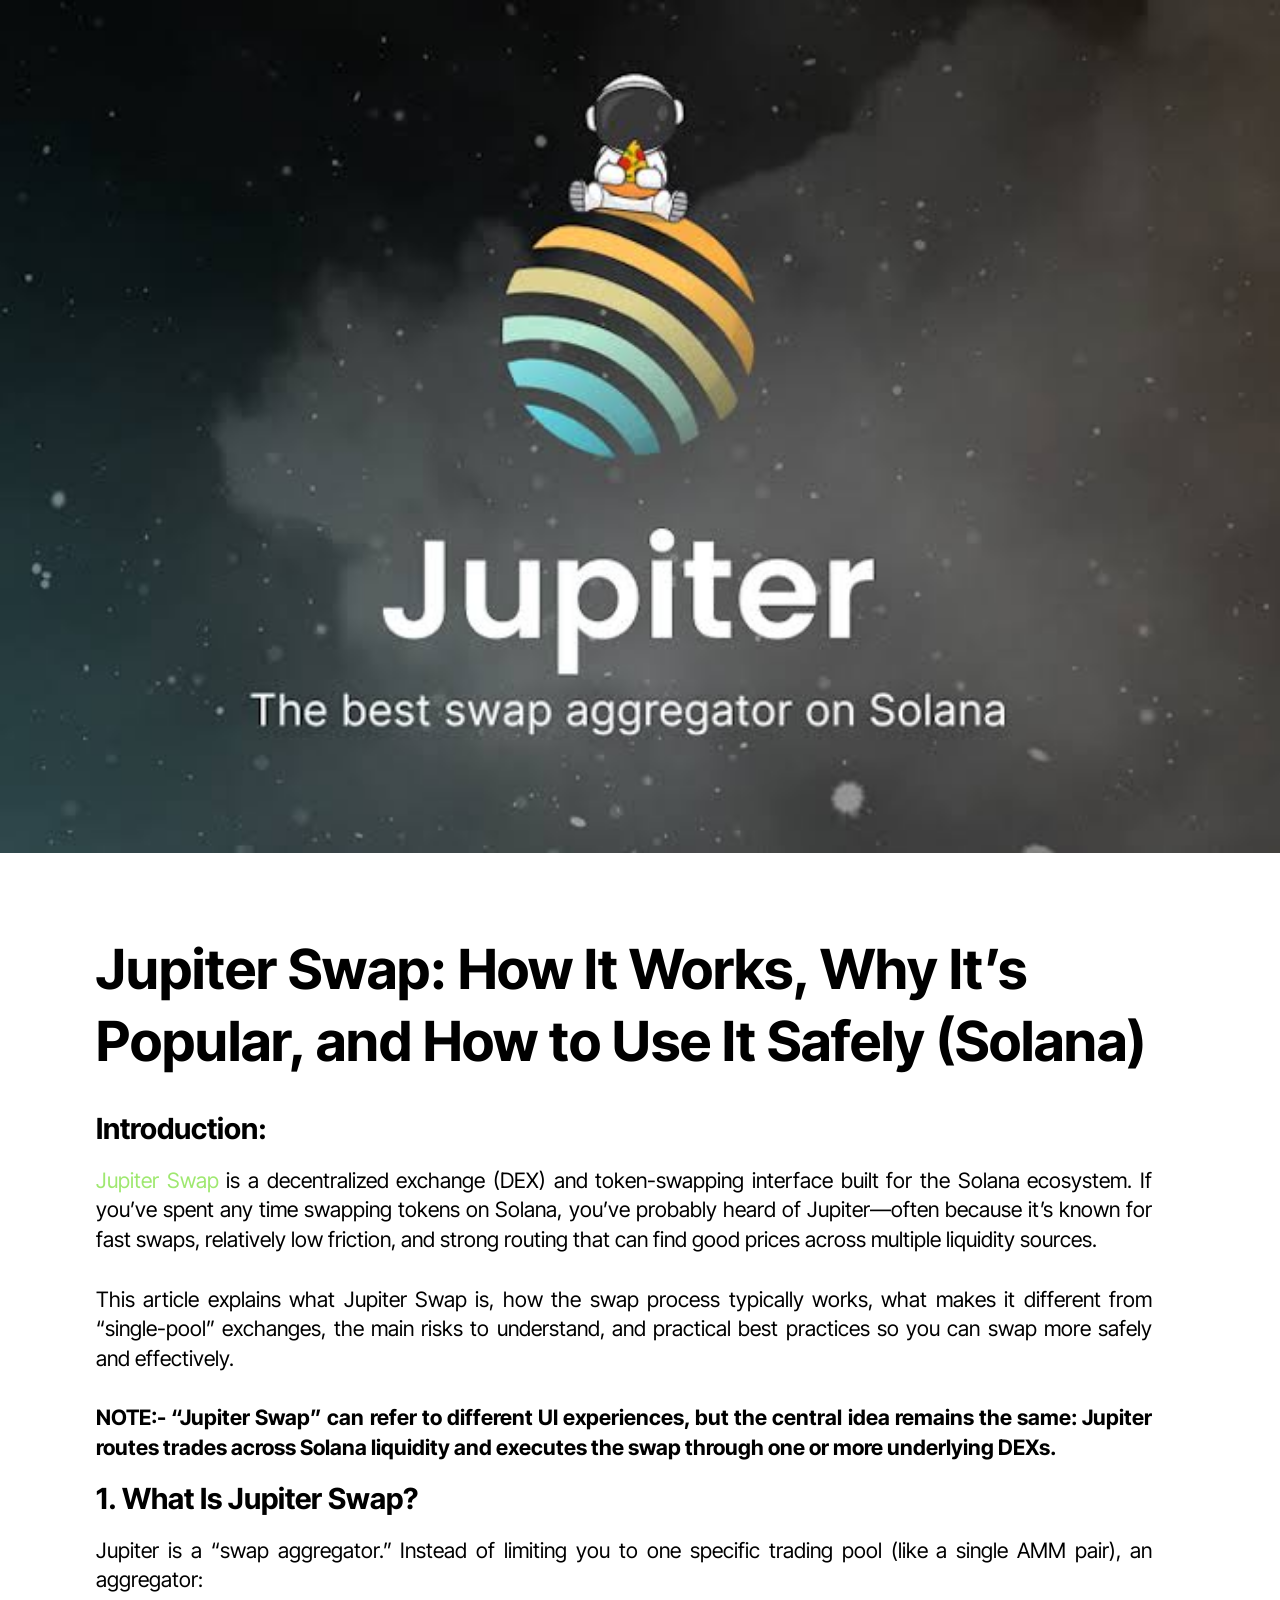
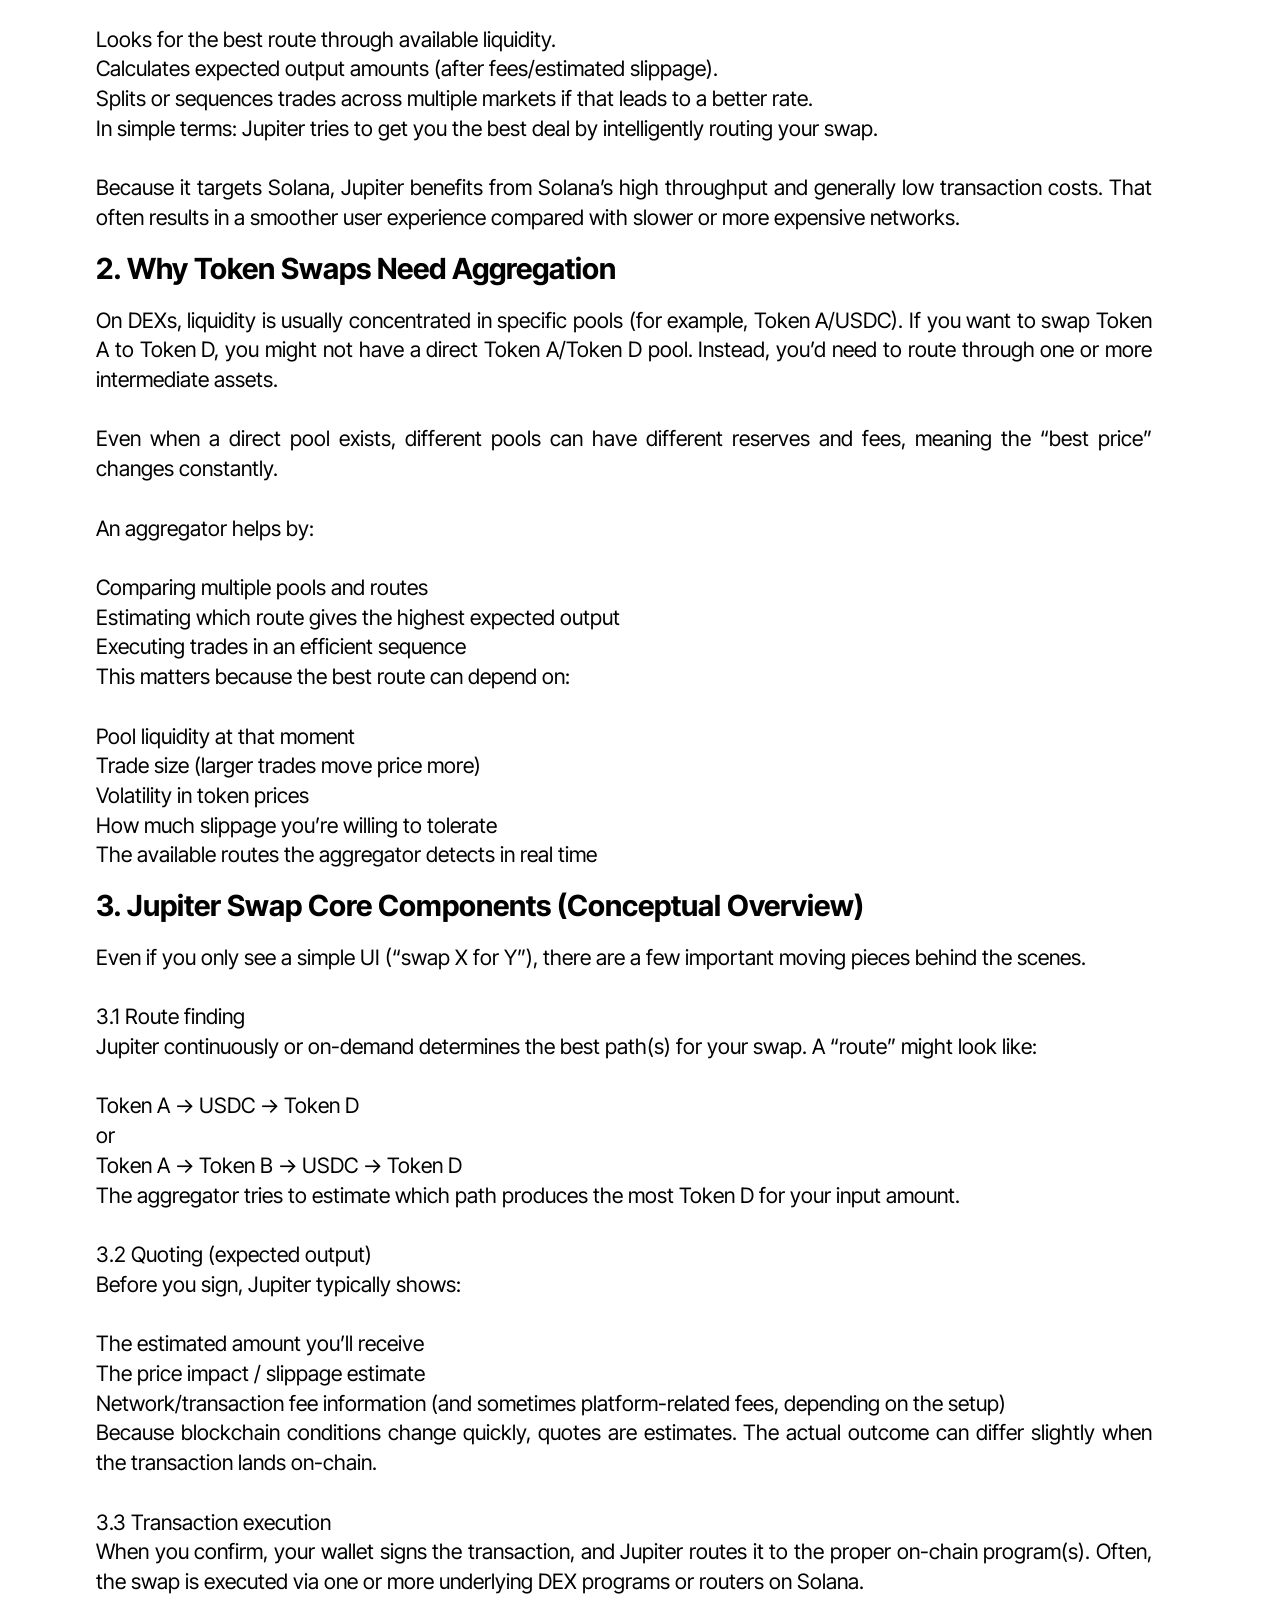
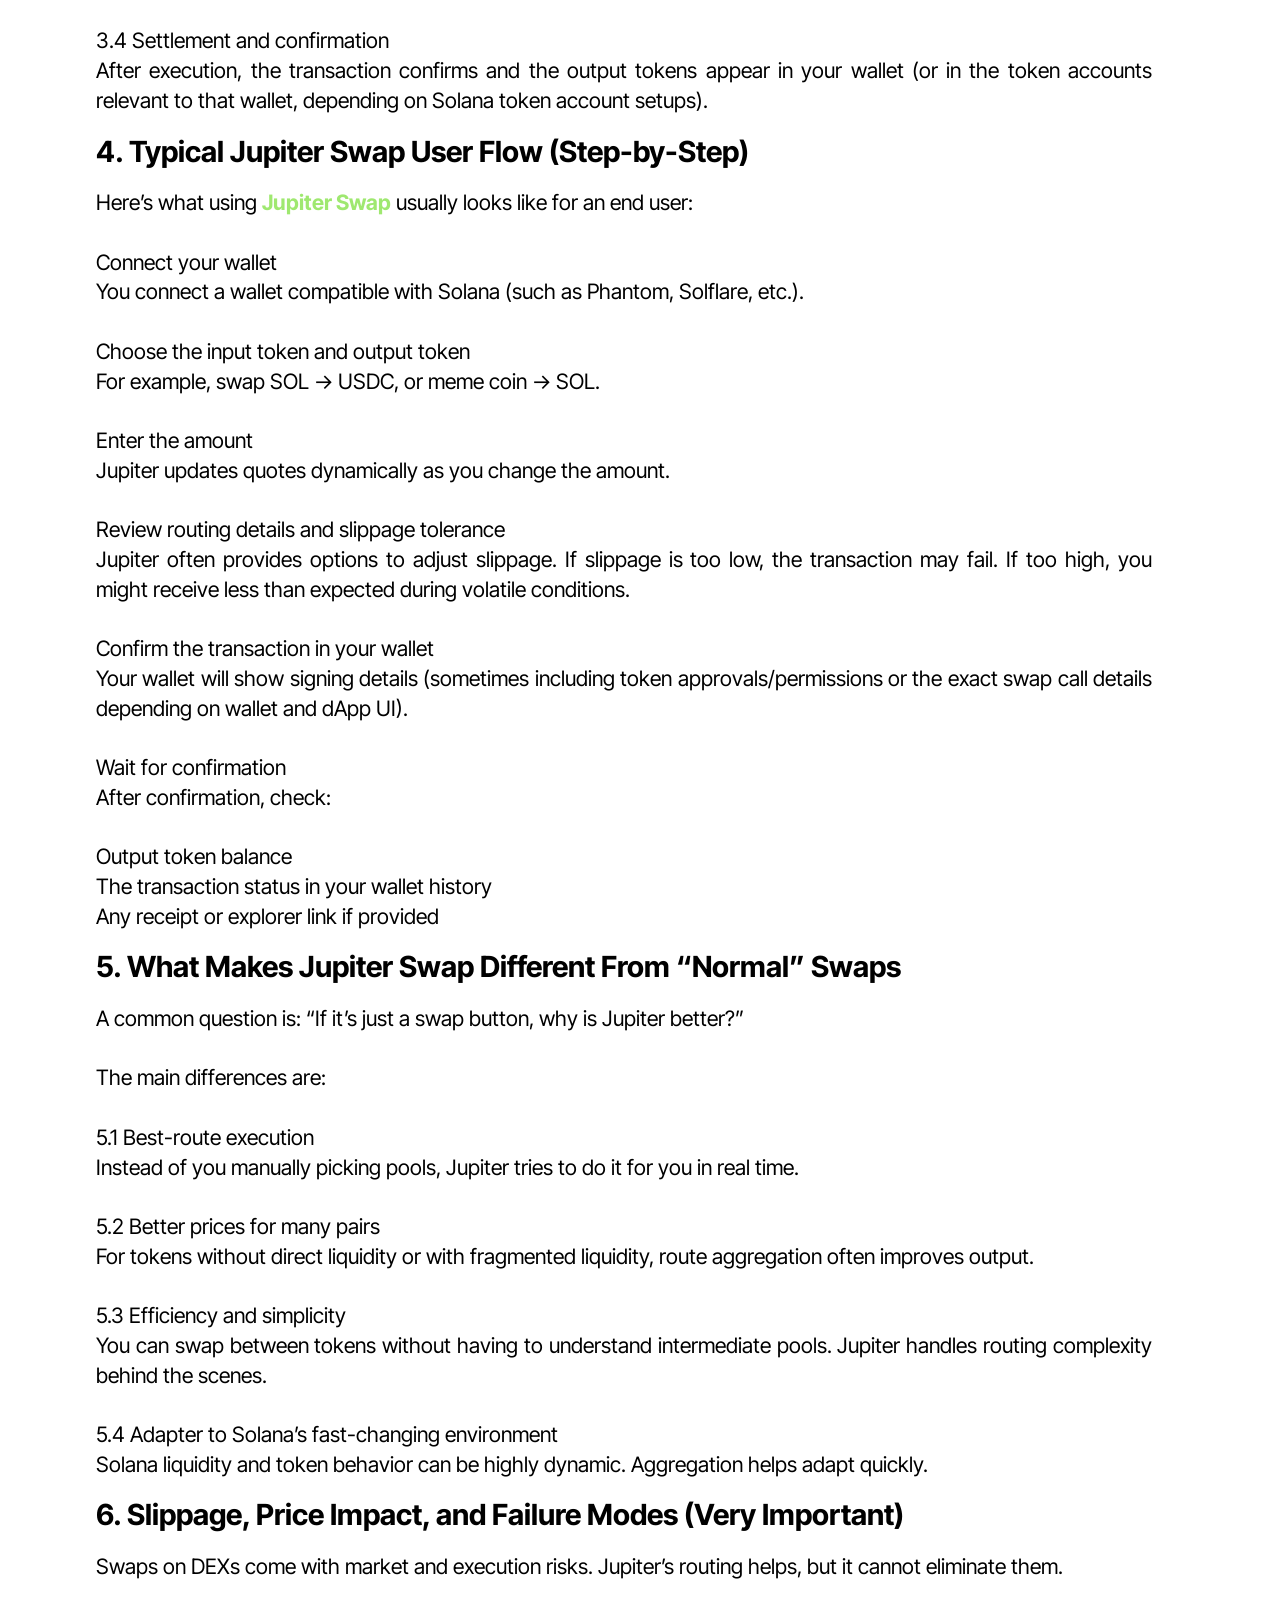
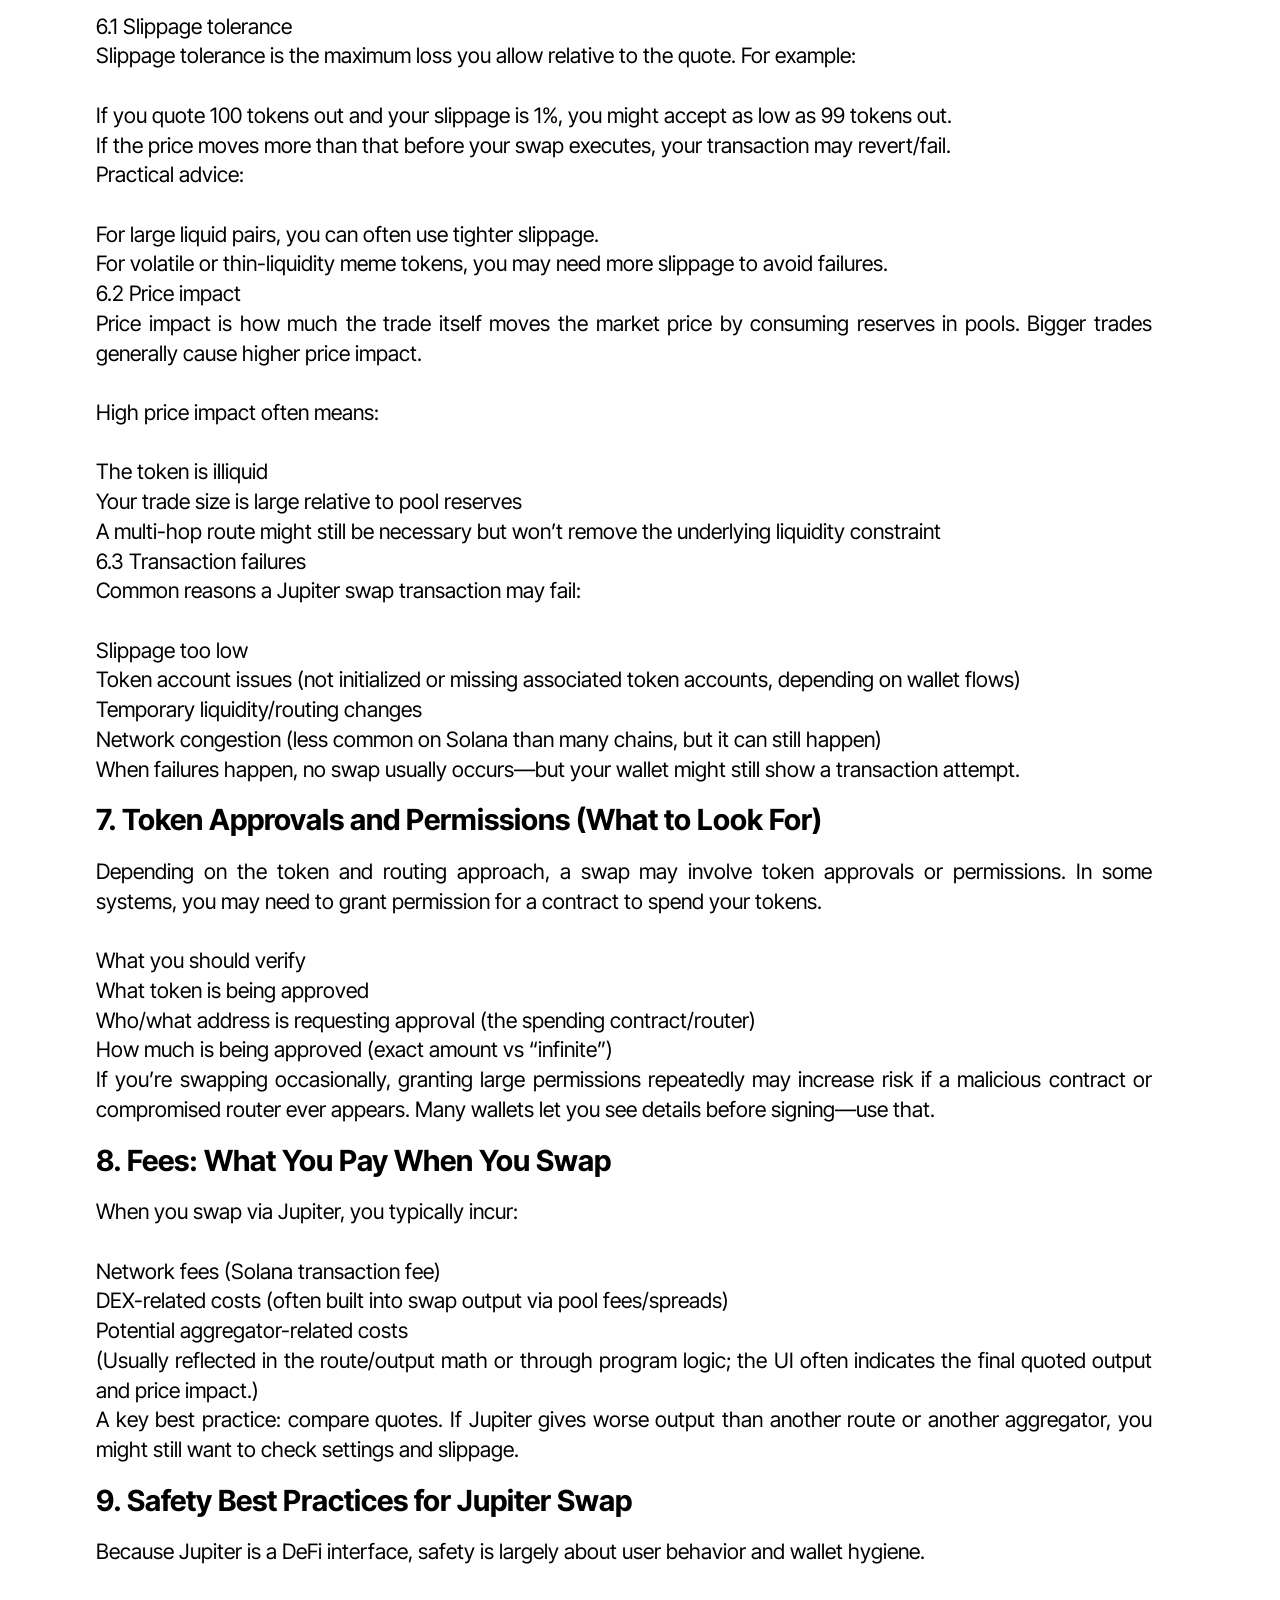
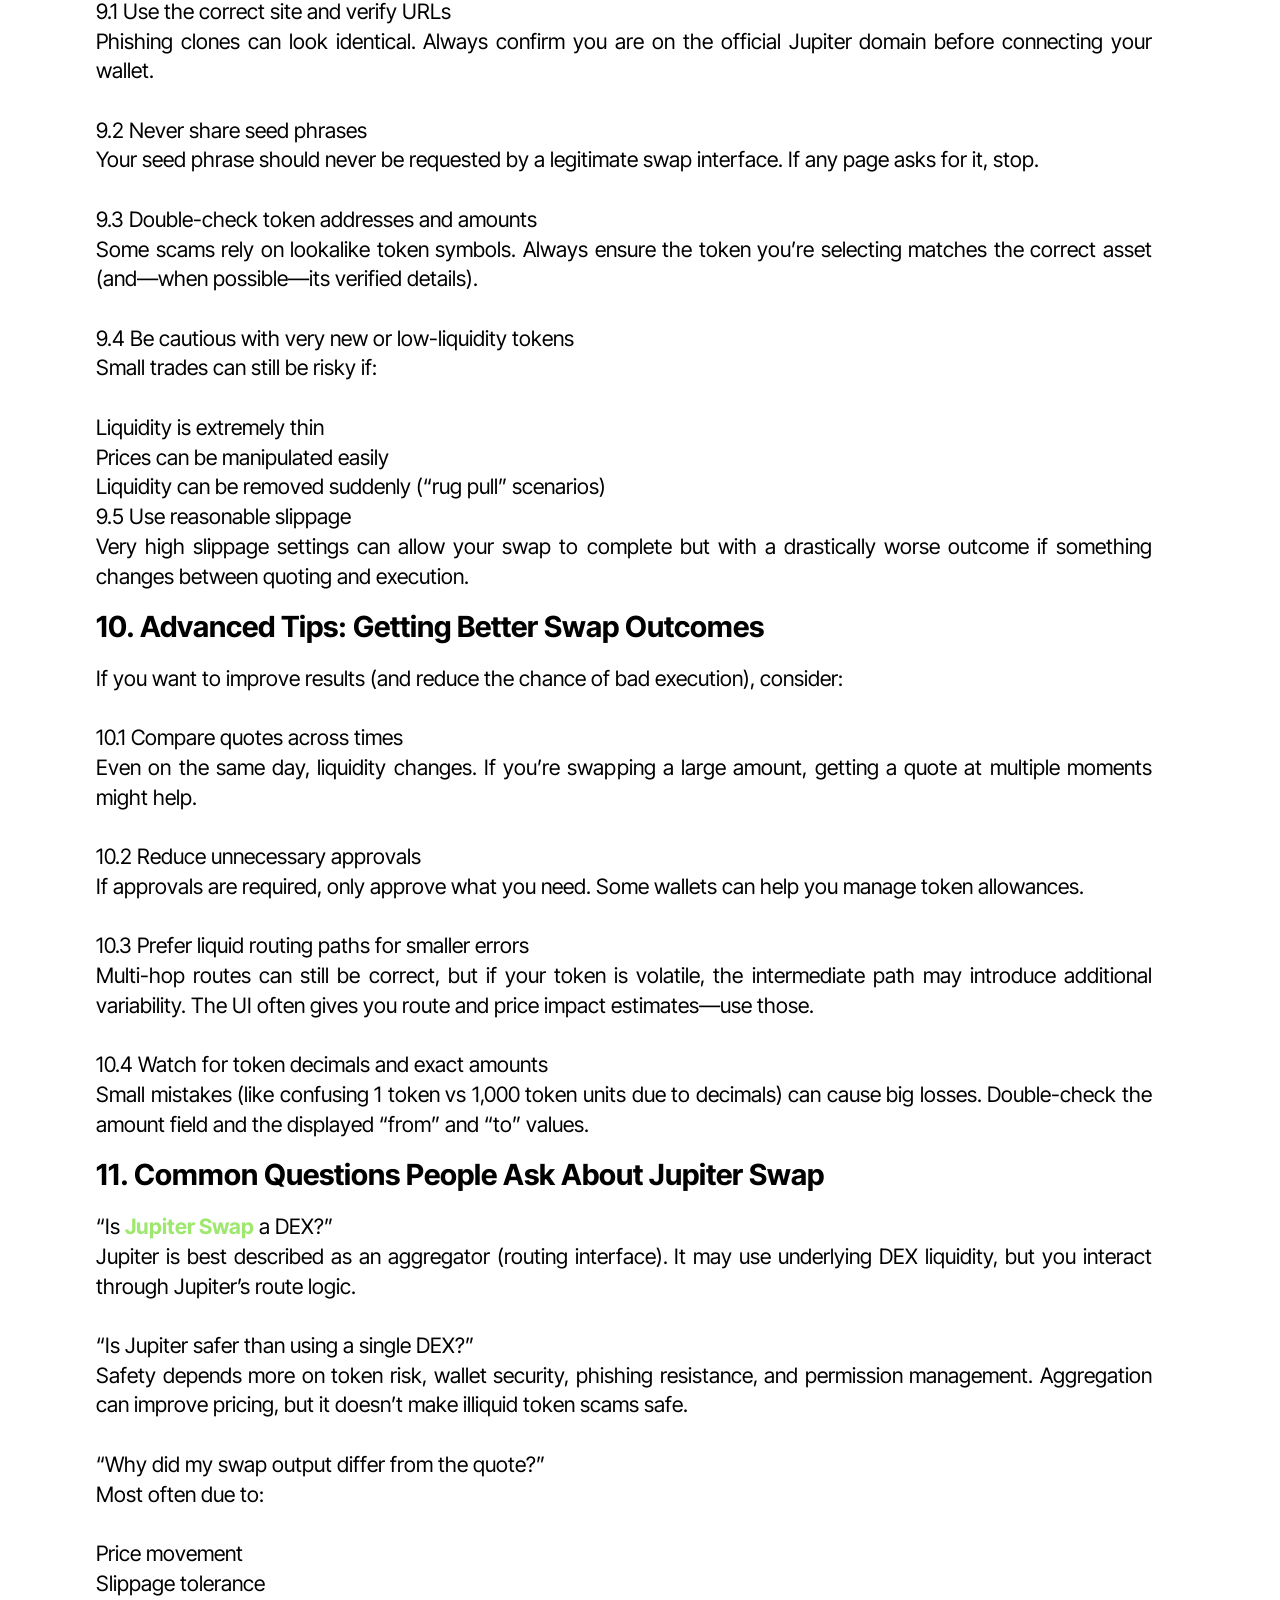
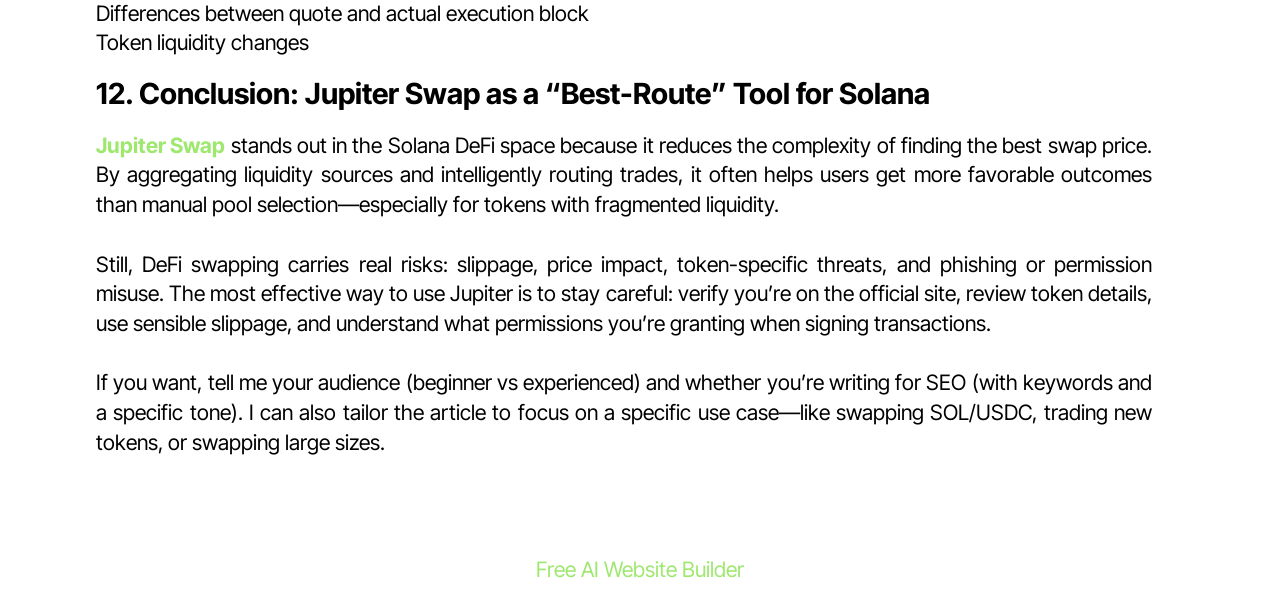
<file: index.html>
<!DOCTYPE html>
<html  >
<head>
  <!-- Site made with Mobirise Website Builder v6.1.12, https://mobirise.com -->
  <meta charset="UTF-8">
  <meta http-equiv="X-UA-Compatible" content="IE=edge">
  <meta name="generator" content="Mobirise v6.1.12, mobirise.com">
  <meta name="viewport" content="width=device-width, initial-scale=1, minimum-scale=1">
  <link rel="shortcut icon" href="assets/images/jupiter-96x96.png" type="image/x-icon">
  <meta name="description" content="Jupiter Swap is Solana\'s leading DEX aggregator — a routing engine that simultaneously checks prices across 50+ Solana DEXes to find the best execution path for any token swap.">
  
  
  <title>Jupiter Swap | The Home of Onchain Finance.</title>
  <link rel="stylesheet" href="assets/bootstrap/css/bootstrap.min.css">
  <link rel="stylesheet" href="assets/theme/css/style.css">
  <link rel="preload" href="https://fonts.googleapis.com/css?family=Inter+Tight:100,200,300,400,500,600,700,800,900,100i,200i,300i,400i,500i,600i,700i,800i,900i&display=swap" as="style" onload="this.onload=null;this.rel='stylesheet'">
  <noscript><link rel="stylesheet" href="https://fonts.googleapis.com/css?family=Inter+Tight:100,200,300,400,500,600,700,800,900,100i,200i,300i,400i,500i,600i,700i,800i,900i&display=swap"></noscript>
  <link rel="preload" as="style" href="assets/mobirise/css/mbr-additional.css?v=y2pjdQ"><link rel="stylesheet" href="assets/mobirise/css/mbr-additional.css?v=y2pjdQ" type="text/css">

  
  
  
</head>
<body>
  
  <section data-bs-version="5.1" class="image03 cid-vqb3e37gav" id="image04-0">
    

    <div class="image-block m-auto">
        <img src="assets/images/jupiter-1.jpg" alt="jupiter swap">
        
    </div>
</section>

<section data-bs-version="5.1" class="article07 cid-vqb3eixF0A" id="article07-1">
  

  
  
  <div class="container-fluid">
    <div class="row justify-content-center">
      <div class="card col-md-12 col-lg-12">
        <div class="card-wrapper">
          <h1 class="card-title mbr-fonts-style mbr-white mt-3 mb-4 display-2"><strong>Jupiter Swap: How It Works, Why It’s Popular, and How to Use It Safely (Solana)</strong></h1>
          <div class="row card-box align-left">
            <div class="item features-without-image col-12">
              <div class="item-wrapper">
                <h2 class="mbr-section-subtitle mbr-fonts-style mb-3 display-5">
                  <strong>Introduction:</strong></h2>
                <p class="mbr-text mbr-fonts-style display-7"><a href="https://jup.ag/" class="text-primary">Jupiter Swap</a> is a decentralized exchange (DEX) and token-swapping interface built for the Solana ecosystem. If you’ve spent any time swapping tokens on Solana, you’ve probably heard of Jupiter—often because it’s known for fast swaps, relatively low friction, and strong routing that can find good prices across multiple liquidity sources.<br><br>This article explains what Jupiter Swap is, how the swap process typically works, what makes it different from “single-pool” exchanges, the main risks to understand, and practical best practices so you can swap more safely and effectively.<br><br><strong>NOTE:-&nbsp;“Jupiter Swap” can refer to different UI experiences, but the central idea remains the same: Jupiter routes trades across Solana liquidity and executes the swap through one or more underlying DEXs.</strong></p>
              </div>
            </div>
            <div class="item features-without-image col-12">
              <div class="item-wrapper">
                <h2 class="mbr-section-subtitle mbr-fonts-style mb-3 display-5"><strong>1. What Is Jupiter Swap?</strong></h2>
                <p class="mbr-text mbr-fonts-style display-7">Jupiter is a “swap aggregator.” Instead of limiting you to one specific trading pool (like a single AMM pair), an aggregator:<br><br>Looks for the best route through available liquidity.<br>Calculates expected output amounts (after fees/estimated slippage).<br>Splits or sequences trades across multiple markets if that leads to a better rate.<br>In simple terms: Jupiter tries to get you the best deal by intelligently routing your swap.<br><br>Because it targets Solana, Jupiter benefits from Solana’s high throughput and generally low transaction costs. That often results in a smoother user experience compared with slower or more expensive networks.</p>
              </div>
            </div>
            <div class="item features-without-image col-12">
              <div class="item-wrapper">
                <h2 class="mbr-section-subtitle mbr-fonts-style mb-3 display-5"><strong>2. Why Token Swaps Need Aggregation</strong></h2>
                <p class="mbr-text mbr-fonts-style display-7">On DEXs, liquidity is usually concentrated in specific pools (for example, Token A/USDC). If you want to swap Token A to Token D, you might not have a direct Token A/Token D pool. Instead, you’d need to route through one or more intermediate assets.<br><br>Even when a direct pool exists, different pools can have different reserves and fees, meaning the “best price” changes constantly.<br><br>An aggregator helps by:<br><br>Comparing multiple pools and routes<br>Estimating which route gives the highest expected output<br>Executing trades in an efficient sequence<br>This matters because the best route can depend on:<br><br>Pool liquidity at that moment<br>Trade size (larger trades move price more)<br>Volatility in token prices<br>How much slippage you’re willing to tolerate<br>The available routes the aggregator detects in real time</p>
              </div>
            </div>
            <div class="item features-without-image col-12">
              <div class="item-wrapper">
                <h2 class="mbr-section-subtitle mbr-fonts-style mb-3 display-5"><strong>3. Jupiter Swap Core Components (Conceptual Overview)</strong></h2>
                <p class="mbr-text mbr-fonts-style display-7">Even if you only see a simple UI (“swap X for Y”), there are a few important moving pieces behind the scenes.<br><br>3.1 Route finding<br>Jupiter continuously or on-demand determines the best path(s) for your swap. A “route” might look like:<br><br>Token A → USDC → Token D<br>or<br>Token A → Token B → USDC → Token D<br>The aggregator tries to estimate which path produces the most Token D for your input amount.<br><br>3.2 Quoting (expected output)<br>Before you sign, Jupiter typically shows:<br><br>The estimated amount you’ll receive<br>The price impact / slippage estimate<br>Network/transaction fee information (and sometimes platform-related fees, depending on the setup)<br>Because blockchain conditions change quickly, quotes are estimates. The actual outcome can differ slightly when the transaction lands on-chain.<br><br>3.3 Transaction execution<br>When you confirm, your wallet signs the transaction, and Jupiter routes it to the proper on-chain program(s). Often, the swap is executed via one or more underlying DEX programs or routers on Solana.<br><br>3.4 Settlement and confirmation<br>After execution, the transaction confirms and the output tokens appear in your wallet (or in the token accounts relevant to that wallet, depending on Solana token account setups).</p>
              </div>
            </div><div class="item features-without-image col-12">
              <div class="item-wrapper">
                <h2 class="mbr-section-subtitle mbr-fonts-style mb-3 display-5"><strong>4. Typical Jupiter Swap User Flow (Step-by-Step)</strong></h2>
                <p class="mbr-text mbr-fonts-style display-7">Here’s what using <a href="https://jup.ag/" class="text-primary"><strong>Jupiter Swap</strong></a> usually looks like for an end user:<br><br>Connect your wallet<br>You connect a wallet compatible with Solana (such as Phantom, Solflare, etc.).<br><br>Choose the input token and output token<br>For example, swap SOL → USDC, or meme coin → SOL.<br><br>Enter the amount<br>Jupiter updates quotes dynamically as you change the amount.<br><br>Review routing details and slippage tolerance<br>Jupiter often provides options to adjust slippage. If slippage is too low, the transaction may fail. If too high, you might receive less than expected during volatile conditions.<br><br>Confirm the transaction in your wallet<br>Your wallet will show signing details (sometimes including token approvals/permissions or the exact swap call details depending on wallet and dApp UI).<br><br>Wait for confirmation<br>After confirmation, check:<br><br>Output token balance<br>The transaction status in your wallet history<br>Any receipt or explorer link if provided</p>
              </div>
            </div><div class="item features-without-image col-12">
              <div class="item-wrapper">
                <h2 class="mbr-section-subtitle mbr-fonts-style mb-3 display-5"><strong>5. What Makes Jupiter Swap Different From “Normal” Swaps</strong></h2>
                <p class="mbr-text mbr-fonts-style display-7">A common question is: “If it’s just a swap button, why is Jupiter better?”<br><br>The main differences are:<br><br>5.1 Best-route execution<br>Instead of you manually picking pools, Jupiter tries to do it for you in real time.<br><br>5.2 Better prices for many pairs<br>For tokens without direct liquidity or with fragmented liquidity, route aggregation often improves output.<br><br>5.3 Efficiency and simplicity<br>You can swap between tokens without having to understand intermediate pools. Jupiter handles routing complexity behind the scenes.<br><br>5.4 Adapter to Solana’s fast-changing environment<br>Solana liquidity and token behavior can be highly dynamic. Aggregation helps adapt quickly.</p>
              </div>
            </div><div class="item features-without-image col-12">
              <div class="item-wrapper">
                <h2 class="mbr-section-subtitle mbr-fonts-style mb-3 display-5"><strong>6. Slippage, Price Impact, and Failure Modes (Very Important)</strong></h2>
                <p class="mbr-text mbr-fonts-style display-7">Swaps on DEXs come with market and execution risks. Jupiter’s routing helps, but it cannot eliminate them.<br><br>6.1 Slippage tolerance<br>Slippage tolerance is the maximum loss you allow relative to the quote. For example:<br><br>If you quote 100 tokens out and your slippage is 1%, you might accept as low as 99 tokens out.<br>If the price moves more than that before your swap executes, your transaction may revert/fail.<br>Practical advice:<br><br>For large liquid pairs, you can often use tighter slippage.<br>For volatile or thin-liquidity meme tokens, you may need more slippage to avoid failures.<br>6.2 Price impact<br>Price impact is how much the trade itself moves the market price by consuming reserves in pools. Bigger trades generally cause higher price impact.<br><br>High price impact often means:<br><br>The token is illiquid<br>Your trade size is large relative to pool reserves<br>A multi-hop route might still be necessary but won’t remove the underlying liquidity constraint<br>6.3 Transaction failures<br>Common reasons a Jupiter swap transaction may fail:<br><br>Slippage too low<br>Token account issues (not initialized or missing associated token accounts, depending on wallet flows)<br>Temporary liquidity/routing changes<br>Network congestion (less common on Solana than many chains, but it can still happen)<br>When failures happen, no swap usually occurs—but your wallet might still show a transaction attempt.</p>
              </div>
            </div><div class="item features-without-image col-12">
              <div class="item-wrapper">
                <h2 class="mbr-section-subtitle mbr-fonts-style mb-3 display-5"><strong>7. Token Approvals and Permissions (What to Look For)</strong></h2>
                <p class="mbr-text mbr-fonts-style display-7">Depending on the token and routing approach, a swap may involve token approvals or permissions. In some systems, you may need to grant permission for a contract to spend your tokens.<br><br>What you should verify<br>What token is being approved<br>Who/what address is requesting approval (the spending contract/router)<br>How much is being approved (exact amount vs “infinite”)<br>If you’re swapping occasionally, granting large permissions repeatedly may increase risk if a malicious contract or compromised router ever appears. Many wallets let you see details before signing—use that.</p>
              </div>
            </div><div class="item features-without-image col-12">
              <div class="item-wrapper">
                <h2 class="mbr-section-subtitle mbr-fonts-style mb-3 display-5"><strong>8. Fees: What You Pay When You Swap</strong></h2>
                <p class="mbr-text mbr-fonts-style display-7">When you swap via Jupiter, you typically incur:<br><br>Network fees (Solana transaction fee)<br>DEX-related costs (often built into swap output via pool fees/spreads)<br>Potential aggregator-related costs<br>(Usually reflected in the route/output math or through program logic; the UI often indicates the final quoted output and price impact.)<br>A key best practice: compare quotes. If Jupiter gives worse output than another route or another aggregator, you might still want to check settings and slippage.</p>
              </div>
            </div><div class="item features-without-image col-12">
              <div class="item-wrapper">
                <h2 class="mbr-section-subtitle mbr-fonts-style mb-3 display-5"><strong>9. Safety Best Practices for Jupiter Swap</strong></h2>
                <p class="mbr-text mbr-fonts-style display-7">Because Jupiter is a DeFi interface, safety is largely about user behavior and wallet hygiene.<br><br>9.1 Use the correct site and verify URLs<br>Phishing clones can look identical. Always confirm you are on the official Jupiter domain before connecting your wallet.<br><br>9.2 Never share seed phrases<br>Your seed phrase should never be requested by a legitimate swap interface. If any page asks for it, stop.<br><br>9.3 Double-check token addresses and amounts<br>Some scams rely on lookalike token symbols. Always ensure the token you’re selecting matches the correct asset (and—when possible—its verified details).<br><br>9.4 Be cautious with very new or low-liquidity tokens<br>Small trades can still be risky if:<br><br>Liquidity is extremely thin<br>Prices can be manipulated easily<br>Liquidity can be removed suddenly (“rug pull” scenarios)<br>9.5 Use reasonable slippage<br>Very high slippage settings can allow your swap to complete but with a drastically worse outcome if something changes between quoting and execution.</p>
              </div>
            </div><div class="item features-without-image col-12">
              <div class="item-wrapper">
                <h2 class="mbr-section-subtitle mbr-fonts-style mb-3 display-5"><strong>10. Advanced Tips: Getting Better Swap Outcomes</strong></h2>
                <p class="mbr-text mbr-fonts-style display-7">If you want to improve results (and reduce the chance of bad execution), consider:<br><br>10.1 Compare quotes across times<br>Even on the same day, liquidity changes. If you’re swapping a large amount, getting a quote at multiple moments might help.<br><br>10.2 Reduce unnecessary approvals<br>If approvals are required, only approve what you need. Some wallets can help you manage token allowances.<br><br>10.3 Prefer liquid routing paths for smaller errors<br>Multi-hop routes can still be correct, but if your token is volatile, the intermediate path may introduce additional variability. The UI often gives you route and price impact estimates—use those.<br><br>10.4 Watch for token decimals and exact amounts<br>Small mistakes (like confusing 1 token vs 1,000 token units due to decimals) can cause big losses. Double-check the amount field and the displayed “from” and “to” values.</p>
              </div>
            </div><div class="item features-without-image col-12">
              <div class="item-wrapper">
                <h2 class="mbr-section-subtitle mbr-fonts-style mb-3 display-5"><strong>11. Common Questions People Ask About Jupiter Swap</strong></h2>
                <p class="mbr-text mbr-fonts-style display-7">“Is <a href="https://jup.ag/" class="text-primary"><strong>Jupiter Swap</strong></a> a DEX?”<br>Jupiter is best described as an aggregator (routing interface). It may use underlying DEX liquidity, but you interact through Jupiter’s route logic.<br><br>“Is Jupiter safer than using a single DEX?”<br>Safety depends more on token risk, wallet security, phishing resistance, and permission management. Aggregation can improve pricing, but it doesn’t make illiquid token scams safe.<br><br>“Why did my swap output differ from the quote?”<br>Most often due to:<br><br>Price movement<br>Slippage tolerance<br>Differences between quote and actual execution block<br>Token liquidity changes</p>
              </div>
            </div><div class="item features-without-image col-12">
              <div class="item-wrapper">
                <h2 class="mbr-section-subtitle mbr-fonts-style mb-3 display-5"><strong>12. Conclusion: Jupiter Swap as a “Best-Route” Tool for Solana</strong></h2>
                <p class="mbr-text mbr-fonts-style display-7"><a href="https://jup.ag/" class="text-primary"><strong>Jupiter Swap</strong></a> stands out in the Solana DeFi space because it reduces the complexity of finding the best swap price. By aggregating liquidity sources and intelligently routing trades, it often helps users get more favorable outcomes than manual pool selection—especially for tokens with fragmented liquidity.<br><br>Still, DeFi swapping carries real risks: slippage, price impact, token-specific threats, and phishing or permission misuse. The most effective way to use Jupiter is to stay careful: verify you’re on the official site, review token details, use sensible slippage, and understand what permissions you’re granting when signing transactions.<br><br>If you want, tell me your audience (beginner vs experienced) and whether you’re writing for SEO (with keywords and a specific tone). I can also tailor the article to focus on a specific use case—like swapping SOL/USDC, trading new tokens, or swapping large sizes.</p>
              </div>
            </div>
          </div>
          
        </div>
      </div>
    </div>
  </div>
</section><section class="display-7" style="padding: 0;align-items: center;justify-content: center;flex-wrap: wrap;    align-content: center;display: flex;position: relative;height: 4rem;"><a href="https://mobiri.se/" style="flex: 1 1;height: 4rem;position: absolute;width: 100%;z-index: 1;"><img alt="" style="height: 4rem;" src="[data-uri]"></a><p style="margin: 0;text-align: center;" class="display-7">&#8204;</p><a style="z-index:1" href="https://mobirise.com/builder/ai-website-builder.html">Free AI Website Builder</a></section><script src="assets/bootstrap/js/bootstrap.bundle.min.js"></script>  <script src="assets/smoothscroll/smooth-scroll.js"></script>  <script src="assets/ytplayer/index.js"></script>  <script src="assets/theme/js/script.js"></script>  
  
  
</body>
</html>
</file>
<file: assets/theme/css/style.css>
@charset "UTF-8";
section {
  background-color: #ffffff;
}

body {
  font-style: normal;
  line-height: 1.5;
  font-weight: 400;
  color: #232323;
  position: relative;
}

button {
  background-color: transparent;
  border-color: transparent;
}

.embla__button,
.carousel-control {
  background-color: #edefea !important;
  opacity: 0.8 !important;
  color: #464845 !important;
  border-color: #edefea !important;
}

.carousel .close,
.modalWindow .close {
  background-color: #edefea !important;
  color: #464845 !important;
  border-color: #edefea !important;
  opacity: 0.8 !important;
}

.carousel .close:hover,
.modalWindow .close:hover {
  opacity: 1 !important;
}

.carousel-indicators li {
  background-color: #edefea !important;
  border: 2px solid #464845 !important;
}

.carousel-indicators li:hover,
.carousel-indicators li:active {
  opacity: 0.8 !important;
}

.embla__button:hover,
.carousel-control:hover {
  background-color: #edefea !important;
  opacity: 1 !important;
}

.modalWindow-video-container {
  height: 80%;
}

section,
.container,
.container-fluid {
  position: relative;
  word-wrap: break-word;
}

a.mbr-iconfont:hover {
  text-decoration: none;
}

.article .lead p,
.article .lead ul,
.article .lead ol,
.article .lead pre,
.article .lead blockquote {
  margin-bottom: 0;
}

a {
  font-style: normal;
  font-weight: 400;
  cursor: pointer;
}
a, a:hover {
  text-decoration: none;
}

.mbr-section-title {
  font-style: normal;
  line-height: 1.3;
}

.mbr-section-subtitle {
  line-height: 1.3;
}

.mbr-text {
  font-style: normal;
  line-height: 1.7;
}

h1,
h2,
h3,
h4,
h5,
h6,
.display-1,
.display-2,
.display-4,
.display-5,
.display-7,
span,
p,
a {
  line-height: 1;
  word-break: break-word;
  word-wrap: break-word;
  font-weight: 400;
}

b,
strong {
  font-weight: bold;
}

input:-webkit-autofill, input:-webkit-autofill:hover, input:-webkit-autofill:focus, input:-webkit-autofill:active {
  transition-delay: 9999s;
  -webkit-transition-property: background-color, color;
  transition-property: background-color, color;
}

textarea[type=hidden] {
  display: none;
}

section {
  background-position: 50% 50%;
  background-repeat: no-repeat;
  background-size: cover;
}
section .mbr-background-video,
section .mbr-background-video-preview {
  position: absolute;
  bottom: 0;
  left: 0;
  right: 0;
  top: 0;
}

.hidden {
  visibility: hidden;
}

.mbr-z-index20 {
  z-index: 20;
}

/*! Base colors */
.mbr-white {
  color: #ffffff;
}

.mbr-black {
  color: #111111;
}

.mbr-bg-white {
  background-color: #ffffff;
}

.mbr-bg-black {
  background-color: #000000;
}

/*! Text-aligns */
.align-left {
  text-align: left;
}

.align-center {
  text-align: center;
}

.align-right {
  text-align: right;
}

/*! Font-weight  */
.mbr-light {
  font-weight: 300;
}

.mbr-regular {
  font-weight: 400;
}

.mbr-semibold {
  font-weight: 500;
}

.mbr-bold {
  font-weight: 700;
}

/*! Media  */
.media-content {
  flex-basis: 100%;
}

.media-container-row {
  display: flex;
  flex-direction: row;
  flex-wrap: wrap;
  justify-content: center;
  align-content: center;
  align-items: start;
}
.media-container-row .media-size-item {
  width: 400px;
}

.media-container-column {
  display: flex;
  flex-direction: column;
  flex-wrap: wrap;
  justify-content: center;
  align-content: center;
  align-items: stretch;
}
.media-container-column > * {
  width: 100%;
}

@media (min-width: 992px) {
  .media-container-row {
    flex-wrap: nowrap;
  }
}
figure {
  margin-bottom: 0;
  overflow: hidden;
}

figure[mbr-media-size] {
  transition: width 0.1s;
}

img,
iframe {
  display: block;
  width: 100%;
}

.card {
  background-color: transparent;
  border: none;
}

.card-box {
  width: 100%;
}

.card-img {
  text-align: center;
  flex-shrink: 0;
  -webkit-flex-shrink: 0;
}

.media {
  max-width: 100%;
  margin: 0 auto;
}

.mbr-figure {
  align-self: center;
}

.media-container > div {
  max-width: 100%;
}

.mbr-figure img,
.card-img img {
  width: 100%;
}

@media (max-width: 991px) {
  .media-size-item {
    width: auto !important;
  }
  .media {
    width: auto;
  }
  .mbr-figure {
    width: 100% !important;
  }
}
/*! Buttons */
.mbr-section-btn {
  margin-left: -0.6rem;
  margin-right: -0.6rem;
  font-size: 0;
}

.btn {
  font-weight: 600;
  border-width: 1px;
  font-style: normal;
  margin: 0.6rem 0.6rem;
  white-space: normal;
  transition: all 0.2s ease-in-out;
  display: inline-flex;
  align-items: center;
  justify-content: center;
  word-break: break-word;
}

.btn-sm {
  font-weight: 600;
  letter-spacing: 0px;
  transition: all 0.3s ease-in-out;
}

.btn-md {
  font-weight: 600;
  letter-spacing: 0px;
  transition: all 0.3s ease-in-out;
}

.btn-lg {
  font-weight: 600;
  letter-spacing: 0px;
  transition: all 0.3s ease-in-out;
}

.btn-form {
  margin: 0;
}
.btn-form:hover {
  cursor: pointer;
}

nav .mbr-section-btn {
  margin-left: 0rem;
  margin-right: 0rem;
}

/*! Btn icon margin */
.btn .mbr-iconfont,
.btn.btn-sm .mbr-iconfont {
  order: 1;
  cursor: pointer;
  margin-left: 0.5rem;
  vertical-align: sub;
}

.btn.btn-md .mbr-iconfont,
.btn.btn-md .mbr-iconfont {
  margin-left: 0.8rem;
}

.mbr-regular {
  font-weight: 400;
}

.mbr-semibold {
  font-weight: 500;
}

.mbr-bold {
  font-weight: 700;
}

[type=submit] {
  -webkit-appearance: none;
}

/*! Full-screen */
.mbr-fullscreen .mbr-overlay {
  min-height: 100vh;
}

.mbr-fullscreen {
  display: flex;
  display: -moz-flex;
  display: -ms-flex;
  display: -o-flex;
  align-items: center;
  min-height: 100vh;
  padding-top: 3rem;
  padding-bottom: 3rem;
}

/*! Map */
.map {
  height: 25rem;
  position: relative;
}
.map iframe {
  width: 100%;
  height: 100%;
}

/*! Scroll to top arrow */
.mbr-arrow-up {
  bottom: 25px;
  right: 90px;
  position: fixed;
  text-align: right;
  z-index: 5000;
  color: #ffffff;
  font-size: 22px;
}

.mbr-arrow-up a {
  background: rgba(0, 0, 0, 0.2);
  border-radius: 50%;
  color: #fff;
  display: inline-block;
  height: 60px;
  width: 60px;
  border: 2px solid #fff;
  outline-style: none !important;
  position: relative;
  text-decoration: none;
  transition: all 0.3s ease-in-out;
  cursor: pointer;
  text-align: center;
}
.mbr-arrow-up a:hover {
  background-color: rgba(0, 0, 0, 0.4);
}
.mbr-arrow-up a i {
  line-height: 60px;
}

.mbr-arrow-up-icon {
  display: block;
  color: #fff;
}

.mbr-arrow-up-icon::before {
  content: "›";
  display: inline-block;
  font-family: serif;
  font-size: 22px;
  line-height: 1;
  font-style: normal;
  position: relative;
  top: 6px;
  left: -4px;
  transform: rotate(-90deg);
}

/*! Arrow Down */
.mbr-arrow {
  position: absolute;
  bottom: 45px;
  left: 50%;
  width: 60px;
  height: 60px;
  cursor: pointer;
  background-color: rgba(80, 80, 80, 0.5);
  border-radius: 50%;
  transform: translateX(-50%);
}
@media (max-width: 767px) {
  .mbr-arrow {
    display: none;
  }
}
.mbr-arrow > a {
  display: inline-block;
  text-decoration: none;
  outline-style: none;
  animation: arrowdown 1.7s ease-in-out infinite;
  color: #ffffff;
}
.mbr-arrow > a > i {
  position: absolute;
  top: -2px;
  left: 15px;
  font-size: 2rem;
}

#scrollToTop a i::before {
  content: "";
  position: absolute;
  display: block;
  border-bottom: 2.5px solid #fff;
  border-left: 2.5px solid #fff;
  width: 27.8%;
  height: 27.8%;
  left: 50%;
  top: 51%;
  transform: translateY(-30%) translateX(-50%) rotate(135deg);
}

@keyframes arrowdown {
  0% {
    transform: translateY(0px);
  }
  50% {
    transform: translateY(-5px);
  }
  100% {
    transform: translateY(0px);
  }
}
@media (max-width: 500px) {
  .mbr-arrow-up {
    left: 0;
    right: 0;
    text-align: center;
  }
}
/*Gradients animation*/
@keyframes gradient-animation {
  from {
    background-position: 0% 100%;
    animation-timing-function: ease-in-out;
  }
  to {
    background-position: 100% 0%;
    animation-timing-function: ease-in-out;
  }
}
.bg-gradient {
  background-size: 200% 200%;
  animation: gradient-animation 5s infinite alternate;
  -webkit-animation: gradient-animation 5s infinite alternate;
}

.menu .navbar-brand {
  display: -webkit-flex;
}
.menu .navbar-brand span {
  display: flex;
  display: -webkit-flex;
}
.menu .navbar-brand .navbar-caption-wrap {
  display: -webkit-flex;
}
.menu .navbar-brand .navbar-logo img {
  display: -webkit-flex;
  width: auto;
}
@media (min-width: 768px) and (max-width: 991px) {
  .menu .navbar-toggleable-sm .navbar-nav {
    display: -ms-flexbox;
  }
}
@media (max-width: 991px) {
  .menu .navbar-collapse {
    max-height: 93.5vh;
  }
  .menu .navbar-collapse.show {
    overflow: auto;
  }
}
@media (min-width: 992px) {
  .menu .navbar-nav.nav-dropdown {
    display: -webkit-flex;
  }
  .menu .navbar-toggleable-sm .navbar-collapse {
    display: -webkit-flex !important;
  }
  .menu .collapsed .navbar-collapse {
    max-height: 93.5vh;
  }
  .menu .collapsed .navbar-collapse.show {
    overflow: auto;
  }
}
@media (max-width: 767px) {
  .menu .navbar-collapse {
    max-height: 80vh;
  }
}

.nav-link .mbr-iconfont {
  margin-right: 0.5rem;
}

.navbar {
  display: -webkit-flex;
  -webkit-flex-wrap: wrap;
  -webkit-align-items: center;
  -webkit-justify-content: space-between;
}

.navbar-collapse {
  -webkit-flex-basis: 100%;
  -webkit-flex-grow: 1;
  -webkit-align-items: center;
}

.nav-dropdown .link {
  padding: 0.667em 1.667em !important;
  margin: 0 !important;
}

.nav {
  display: -webkit-flex;
  -webkit-flex-wrap: wrap;
}

.row {
  display: -webkit-flex;
  -webkit-flex-wrap: wrap;
}

.justify-content-center {
  -webkit-justify-content: center;
}

.form-inline {
  display: -webkit-flex;
}

.card-wrapper {
  -webkit-flex: 1;
}

.carousel-control {
  z-index: 10;
  display: -webkit-flex;
}

.carousel-controls {
  display: -webkit-flex;
}

.media {
  display: -webkit-flex;
}

.form-group:focus {
  outline: none;
}

.jq-selectbox__select {
  padding: 7px 0;
  position: relative;
}

.jq-selectbox__dropdown {
  overflow: hidden;
  border-radius: 10px;
  position: absolute;
  top: 100%;
  left: 0 !important;
  width: 100% !important;
}

.jq-selectbox__trigger-arrow {
  right: 0;
  transform: translateY(-50%);
}

.jq-selectbox li {
  padding: 1.07em 0.5em;
}

input[type=range] {
  padding-left: 0 !important;
  padding-right: 0 !important;
}

.modal-dialog,
.modal-content {
  height: 100%;
}

.modal-dialog .carousel-inner {
  height: calc(100vh - 1.75rem);
}
@media (max-width: 575px) {
  .modal-dialog .carousel-inner {
    height: calc(100vh - 1rem);
  }
}

.carousel-item {
  text-align: center;
}

.carousel-item img {
  margin: auto;
}

.navbar-toggler {
  align-self: flex-start;
  padding: 0.25rem 0.75rem;
  font-size: 1.25rem;
  line-height: 1;
  background: transparent;
  border: 1px solid transparent;
  border-radius: 0.25rem;
}

.navbar-toggler:focus,
.navbar-toggler:hover {
  text-decoration: none;
  box-shadow: none;
}

.navbar-toggler-icon {
  display: inline-block;
  width: 1.5em;
  height: 1.5em;
  vertical-align: middle;
  content: "";
  background: no-repeat center center;
  background-size: 100% 100%;
}

.navbar-toggler-left {
  position: absolute;
  left: 1rem;
}

.navbar-toggler-right {
  position: absolute;
  right: 1rem;
}

.card-img {
  width: auto;
}

.menu .navbar.collapsed:not(.beta-menu) {
  flex-direction: column;
}

.carousel-item.active,
.carousel-item-next,
.carousel-item-prev {
  display: flex;
}

.note-air-layout .dropup .dropdown-menu,
.note-air-layout .navbar-fixed-bottom .dropdown .dropdown-menu {
  bottom: initial !important;
}

html,
body {
  height: auto;
  min-height: 100vh;
}

.dropup .dropdown-toggle::after {
  display: none;
}

.form-asterisk {
  font-family: initial;
  position: absolute;
  top: -2px;
  font-weight: normal;
}

.form-control-label {
  position: relative;
  cursor: pointer;
  margin-bottom: 0.357em;
  padding: 0;
}

.alert {
  color: #ffffff;
  border-radius: 0;
  border: 0;
  font-size: 1.1rem;
  line-height: 1.5;
  margin-bottom: 1.875rem;
  padding: 1.25rem;
  position: relative;
  text-align: center;
}
.alert.alert-form::after {
  background-color: inherit;
  bottom: -7px;
  content: "";
  display: block;
  height: 14px;
  left: 50%;
  margin-left: -7px;
  position: absolute;
  transform: rotate(45deg);
  width: 14px;
}

.form-control {
  background-color: #ffffff;
  background-clip: border-box;
  color: #232323;
  line-height: 1rem !important;
  height: auto;
  padding: 1.2rem 2rem;
  transition: border-color 0.25s ease 0s;
  border: 1px solid transparent !important;
  border-radius: 4px;
  box-shadow: rgba(0, 0, 0, 0.07) 0px 1px 1px 0px, rgba(0, 0, 0, 0.07) 0px 1px 3px 0px, rgba(0, 0, 0, 0.03) 0px 0px 0px 1px;
}
.form-active .form-control:invalid {
  border-color: red;
}

.row > * {
  padding-right: 1rem;
  padding-left: 1rem;
}

form .row {
  margin-left: -0.6rem;
  margin-right: -0.6rem;
}
form .row [class*=col] {
  padding-left: 0.6rem;
  padding-right: 0.6rem;
}

form .mbr-section-btn {
  padding-left: 0.6rem;
  padding-right: 0.6rem;
}

form .form-check-input {
  margin-top: 0.5;
}

textarea.form-control {
  line-height: 1.5rem !important;
}

.form-group {
  margin-bottom: 1.2rem;
}

.form-control,
form .btn {
  min-height: 48px;
}

.gdpr-block label span.textGDPR input[name=gdpr] {
  top: 7px;
}

.form-control:focus {
  box-shadow: none;
}

:focus {
  outline: none;
}

.mbr-overlay {
  background-color: #000;
  bottom: 0;
  left: 0;
  opacity: 0.5;
  position: absolute;
  right: 0;
  top: 0;
  z-index: 0;
  pointer-events: none;
}

blockquote {
  font-style: italic;
  padding: 3rem;
  font-size: 1.09rem;
  position: relative;
  border-left: 3px solid;
}

ul,
ol,
pre,
blockquote {
  margin-bottom: 2.3125rem;
}

.mt-4 {
  margin-top: 2rem !important;
}

.mb-4 {
  margin-bottom: 2rem !important;
}

.container,
.container-fluid {
  padding-left: 16px;
  padding-right: 16px;
}

.row {
  margin-left: -16px;
  margin-right: -16px;
}
.row > [class*=col] {
  padding-left: 16px;
  padding-right: 16px;
}

@media (min-width: 992px) {
  .container-fluid {
    padding-left: 32px;
    padding-right: 32px;
  }
}
@media (max-width: 991px) {
  .mbr-container {
    padding-left: 16px;
    padding-right: 16px;
  }
}
.app-video-wrapper > img {
  opacity: 1;
}

.app-video-wrapper {
  background: transparent;
}

.item {
  position: relative;
}

.dropdown-menu .dropdown-menu {
  left: 100%;
}

.dropdown-item + .dropdown-menu {
  display: none;
}

.dropdown-item:hover + .dropdown-menu,
.dropdown-menu:hover {
  display: block;
}

@media (min-aspect-ratio: 16/9) {
  .mbr-video-foreground {
    height: 300% !important;
    top: -100% !important;
  }
}
@media (max-aspect-ratio: 16/9) {
  .mbr-video-foreground {
    width: 300% !important;
    left: -100% !important;
  }
}.engine {
	position: absolute;
	text-indent: -2400px;
	text-align: center;
	padding: 0;
	top: 0;
	left: -2400px;
}
</file>
<file: assets/mobirise/css/mbr-additional.css>
.btn {
  border-width: 2px;
}
img,
.card-wrap,
.card-wrapper,
.video-wrapper,
.mbr-figure iframe,
.google-map iframe,
.slide-content,
.plan,
.card,
.item-wrapper,
.item-wrapper .mbr-overlay {
  border-radius: 2rem !important;
}
.video-wrapper {
  overflow: hidden;
}
body {
  font-family: Inter Tight;
}
.display-1 {
  font-family: 'Inter Tight', sans-serif;
  font-size: 5rem;
  line-height: 1;
}
.display-1 > .mbr-iconfont {
  font-size: 6.25rem;
}
.display-2 {
  font-family: 'Inter Tight', sans-serif;
  font-size: 4rem;
  line-height: 1;
}
.display-2 > .mbr-iconfont {
  font-size: 5rem;
}
.display-4 {
  font-family: 'Inter Tight', sans-serif;
  font-size: 1.4rem;
  line-height: 1.5;
}
.display-4 > .mbr-iconfont {
  font-size: 1.75rem;
}
.display-5 {
  font-family: 'Inter Tight', sans-serif;
  font-size: 2rem;
  line-height: 1.5;
}
.display-5 > .mbr-iconfont {
  font-size: 2.5rem;
}
.display-7 {
  font-family: 'Inter Tight', sans-serif;
  font-size: 1.4rem;
  line-height: 1.3;
}
.display-7 > .mbr-iconfont {
  font-size: 1.75rem;
}
/* ---- Fluid typography for mobile devices ---- */
/* 1.4 - font scale ratio ( bootstrap == 1.42857 ) */
/* 100vw - current viewport width */
/* (48 - 20)  48 == 48rem == 768px, 20 == 20rem == 320px(minimal supported viewport) */
/* 0.65 - min scale variable, may vary */
@media (max-width: 992px) {
  .display-1 {
    font-size: 4rem;
  }
}
@media (max-width: 768px) {
  .display-1 {
    font-size: 3.5rem;
    font-size: calc( 2.4rem + (5 - 2.4) * ((100vw - 20rem) / (48 - 20)));
    line-height: calc( 1.1 * (2.4rem + (5 - 2.4) * ((100vw - 20rem) / (48 - 20))));
  }
  .display-2 {
    font-size: 3.2rem;
    font-size: calc( 2.05rem + (4 - 2.05) * ((100vw - 20rem) / (48 - 20)));
    line-height: calc( 1.3 * (2.05rem + (4 - 2.05) * ((100vw - 20rem) / (48 - 20))));
  }
  .display-4 {
    font-size: 1.12rem;
    font-size: calc( 1.14rem + (1.4 - 1.14) * ((100vw - 20rem) / (48 - 20)));
    line-height: calc( 1.4 * (1.14rem + (1.4 - 1.14) * ((100vw - 20rem) / (48 - 20))));
  }
  .display-5 {
    font-size: 1.6rem;
    font-size: calc( 1.35rem + (2 - 1.35) * ((100vw - 20rem) / (48 - 20)));
    line-height: calc( 1.4 * (1.35rem + (2 - 1.35) * ((100vw - 20rem) / (48 - 20))));
  }
  .display-7 {
    font-size: 1.12rem;
    font-size: calc( 1.14rem + (1.4 - 1.14) * ((100vw - 20rem) / (48 - 20)));
    line-height: calc( 1.4 * (1.14rem + (1.4 - 1.14) * ((100vw - 20rem) / (48 - 20))));
  }
}
@media (min-width: 992px) and (max-width: 1400px) {
  .display-1 {
    font-size: 3.5rem;
    font-size: calc( 2.4rem + (5 - 2.4) * ((100vw - 62rem) / (87 - 62)));
    line-height: calc( 1.1 * (2.4rem + (5 - 2.4) * ((100vw - 62rem) / (87 - 62))));
  }
  .display-2 {
    font-size: 3.2rem;
    font-size: calc( 2.05rem + (4 - 2.05) * ((100vw - 62rem) / (87 - 62)));
    line-height: calc( 1.3 * (2.05rem + (4 - 2.05) * ((100vw - 62rem) / (87 - 62))));
  }
  .display-4 {
    font-size: 1.12rem;
    font-size: calc( 1.14rem + (1.4 - 1.14) * ((100vw - 62rem) / (87 - 62)));
    line-height: calc( 1.4 * (1.14rem + (1.4 - 1.14) * ((100vw - 62rem) / (87 - 62))));
  }
  .display-5 {
    font-size: 1.6rem;
    font-size: calc( 1.35rem + (2 - 1.35) * ((100vw - 62rem) / (87 - 62)));
    line-height: calc( 1.4 * (1.35rem + (2 - 1.35) * ((100vw - 62rem) / (87 - 62))));
  }
  .display-7 {
    font-size: 1.12rem;
    font-size: calc( 1.14rem + (1.4 - 1.14) * ((100vw - 62rem) / (87 - 62)));
    line-height: calc( 1.4 * (1.14rem + (1.4 - 1.14) * ((100vw - 62rem) / (87 - 62))));
  }
}
/* Buttons */
.btn {
  padding: 1.25rem 2rem;
  border-radius: 4px;
}
@media (max-width: 767px) {
  .btn {
    padding: 0.75rem 1.5rem;
  }
}
.btn-sm {
  padding: 0.6rem 1.2rem;
  border-radius: 4px;
}
.btn-md {
  padding: 0.6rem 1.2rem;
  border-radius: 4px;
}
.btn-lg {
  padding: 1.25rem 2rem;
  border-radius: 4px;
}
.bg-primary {
  background-color: #9fe870 !important;
}
.bg-success {
  background-color: #3a341c !important;
}
.bg-info {
  background-color: #320707 !important;
}
.bg-warning {
  background-color: #a0e2e1 !important;
}
.bg-danger {
  background-color: #ffea64 !important;
}
.btn-primary,
.btn-primary:active {
  background-color: #9fe870 !important;
  border-color: #9fe870 !important;
  color: #264d0c !important;
  box-shadow: none;
}
.btn-primary:hover,
.btn-primary:focus,
.btn-primary.focus,
.btn-primary.active {
  color: inherit;
  background-color: #bcef9c !important;
  border-color: #bcef9c !important;
  box-shadow: none;
}
.btn-primary.disabled,
.btn-primary:disabled {
  color: #264d0c !important;
  background-color: #bcef9c !important;
  border-color: #bcef9c !important;
}
.btn-secondary,
.btn-secondary:active {
  background-color: #ffd7ef !important;
  border-color: #ffd7ef !important;
  color: #d70081 !important;
  box-shadow: none;
}
.btn-secondary:hover,
.btn-secondary:focus,
.btn-secondary.focus,
.btn-secondary.active {
  color: inherit;
  background-color: #ffffff !important;
  border-color: #ffffff !important;
  box-shadow: none;
}
.btn-secondary.disabled,
.btn-secondary:disabled {
  color: #d70081 !important;
  background-color: #ffffff !important;
  border-color: #ffffff !important;
}
.btn-info,
.btn-info:active {
  background-color: #320707 !important;
  border-color: #320707 !important;
  color: #ffffff !important;
  box-shadow: none;
}
.btn-info:hover,
.btn-info:focus,
.btn-info.focus,
.btn-info.active {
  color: inherit;
  background-color: #5f0d0d !important;
  border-color: #5f0d0d !important;
  box-shadow: none;
}
.btn-info.disabled,
.btn-info:disabled {
  color: #ffffff !important;
  background-color: #5f0d0d !important;
  border-color: #5f0d0d !important;
}
.btn-success,
.btn-success:active {
  background-color: #3a341c !important;
  border-color: #3a341c !important;
  color: #ffffff !important;
  box-shadow: none;
}
.btn-success:hover,
.btn-success:focus,
.btn-success.focus,
.btn-success.active {
  color: inherit;
  background-color: #5c532d !important;
  border-color: #5c532d !important;
  box-shadow: none;
}
.btn-success.disabled,
.btn-success:disabled {
  color: #ffffff !important;
  background-color: #5c532d !important;
  border-color: #5c532d !important;
}
.btn-warning,
.btn-warning:active {
  background-color: #a0e2e1 !important;
  border-color: #a0e2e1 !important;
  color: #1f6463 !important;
  box-shadow: none;
}
.btn-warning:hover,
.btn-warning:focus,
.btn-warning.focus,
.btn-warning.active {
  color: inherit;
  background-color: #c7eeed !important;
  border-color: #c7eeed !important;
  box-shadow: none;
}
.btn-warning.disabled,
.btn-warning:disabled {
  color: #1f6463 !important;
  background-color: #c7eeed !important;
  border-color: #c7eeed !important;
}
.btn-danger,
.btn-danger:active {
  background-color: #ffea64 !important;
  border-color: #ffea64 !important;
  color: #645600 !important;
  box-shadow: none;
}
.btn-danger:hover,
.btn-danger:focus,
.btn-danger.focus,
.btn-danger.active {
  color: inherit;
  background-color: #fff197 !important;
  border-color: #fff197 !important;
  box-shadow: none;
}
.btn-danger.disabled,
.btn-danger:disabled {
  color: #645600 !important;
  background-color: #fff197 !important;
  border-color: #fff197 !important;
}
.btn-white,
.btn-white:active {
  background-color: #eff0ec !important;
  border-color: #eff0ec !important;
  color: #757b62 !important;
  box-shadow: none;
}
.btn-white:hover,
.btn-white:focus,
.btn-white.focus,
.btn-white.active {
  color: inherit;
  background-color: #ffffff !important;
  border-color: #ffffff !important;
  box-shadow: none;
}
.btn-white.disabled,
.btn-white:disabled {
  color: #757b62 !important;
  background-color: #ffffff !important;
  border-color: #ffffff !important;
}
.btn-black,
.btn-black:active {
  background-color: #232323 !important;
  border-color: #232323 !important;
  color: #ffffff !important;
  box-shadow: none;
}
.btn-black:hover,
.btn-black:focus,
.btn-black.focus,
.btn-black.active {
  color: inherit;
  background-color: #3d3d3d !important;
  border-color: #3d3d3d !important;
  box-shadow: none;
}
.btn-black.disabled,
.btn-black:disabled {
  color: #ffffff !important;
  background-color: #3d3d3d !important;
  border-color: #3d3d3d !important;
}
.btn-primary-outline,
.btn-primary-outline:active {
  background-color: transparent !important;
  border-color: #9fe870;
  color: #9fe870;
}
.btn-primary-outline:hover,
.btn-primary-outline:focus,
.btn-primary-outline.focus,
.btn-primary-outline.active {
  color: #6ddc25 !important;
  background-color: transparent !important;
  border-color: #6ddc25 !important;
  box-shadow: none !important;
}
.btn-primary-outline.disabled,
.btn-primary-outline:disabled {
  color: #264d0c !important;
  background-color: #9fe870 !important;
  border-color: #9fe870 !important;
}
.btn-secondary-outline,
.btn-secondary-outline:active {
  background-color: transparent !important;
  border-color: #ffd7ef;
  color: #ffd7ef;
}
.btn-secondary-outline:hover,
.btn-secondary-outline:focus,
.btn-secondary-outline.focus,
.btn-secondary-outline.active {
  color: #ff80cc !important;
  background-color: transparent !important;
  border-color: #ff80cc !important;
  box-shadow: none !important;
}
.btn-secondary-outline.disabled,
.btn-secondary-outline:disabled {
  color: #d70081 !important;
  background-color: #ffd7ef !important;
  border-color: #ffd7ef !important;
}
.btn-info-outline,
.btn-info-outline:active {
  background-color: transparent !important;
  border-color: #320707;
  color: #320707;
}
.btn-info-outline:hover,
.btn-info-outline:focus,
.btn-info-outline.focus,
.btn-info-outline.active {
  color: #000000 !important;
  background-color: transparent !important;
  border-color: #000000 !important;
  box-shadow: none !important;
}
.btn-info-outline.disabled,
.btn-info-outline:disabled {
  color: #ffffff !important;
  background-color: #320707 !important;
  border-color: #320707 !important;
}
.btn-success-outline,
.btn-success-outline:active {
  background-color: transparent !important;
  border-color: #3a341c;
  color: #3a341c;
}
.btn-success-outline:hover,
.btn-success-outline:focus,
.btn-success-outline.focus,
.btn-success-outline.active {
  color: #000000 !important;
  background-color: transparent !important;
  border-color: #000000 !important;
  box-shadow: none !important;
}
.btn-success-outline.disabled,
.btn-success-outline:disabled {
  color: #ffffff !important;
  background-color: #3a341c !important;
  border-color: #3a341c !important;
}
.btn-warning-outline,
.btn-warning-outline:active {
  background-color: transparent !important;
  border-color: #a0e2e1;
  color: #a0e2e1;
}
.btn-warning-outline:hover,
.btn-warning-outline:focus,
.btn-warning-outline.focus,
.btn-warning-outline.active {
  color: #5ececc !important;
  background-color: transparent !important;
  border-color: #5ececc !important;
  box-shadow: none !important;
}
.btn-warning-outline.disabled,
.btn-warning-outline:disabled {
  color: #1f6463 !important;
  background-color: #a0e2e1 !important;
  border-color: #a0e2e1 !important;
}
.btn-danger-outline,
.btn-danger-outline:active {
  background-color: transparent !important;
  border-color: #ffea64;
  color: #ffea64;
}
.btn-danger-outline:hover,
.btn-danger-outline:focus,
.btn-danger-outline.focus,
.btn-danger-outline.active {
  color: #ffde0d !important;
  background-color: transparent !important;
  border-color: #ffde0d !important;
  box-shadow: none !important;
}
.btn-danger-outline.disabled,
.btn-danger-outline:disabled {
  color: #645600 !important;
  background-color: #ffea64 !important;
  border-color: #ffea64 !important;
}
.btn-black-outline,
.btn-black-outline:active {
  background-color: transparent !important;
  border-color: #232323;
  color: #232323;
}
.btn-black-outline:hover,
.btn-black-outline:focus,
.btn-black-outline.focus,
.btn-black-outline.active {
  color: #000000 !important;
  background-color: transparent !important;
  border-color: #000000 !important;
  box-shadow: none !important;
}
.btn-black-outline.disabled,
.btn-black-outline:disabled {
  color: #ffffff !important;
  background-color: #232323 !important;
  border-color: #232323 !important;
}
.btn-white-outline,
.btn-white-outline:active {
  background-color: transparent !important;
  border-color: #fafafa;
  color: #fafafa;
}
.btn-white-outline:hover,
.btn-white-outline:focus,
.btn-white-outline.focus,
.btn-white-outline.active {
  color: #cfcfcf !important;
  background-color: transparent !important;
  border-color: #cfcfcf !important;
  box-shadow: none !important;
}
.btn-white-outline.disabled,
.btn-white-outline:disabled {
  color: #7a7a7a !important;
  background-color: #fafafa !important;
  border-color: #fafafa !important;
}
.text-primary {
  color: #9fe870 !important;
}
.text-secondary {
  color: #ffd7ef !important;
}
.text-success {
  color: #3a341c !important;
}
.text-info {
  color: #320707 !important;
}
.text-warning {
  color: #a0e2e1 !important;
}
.text-danger {
  color: #ffea64 !important;
}
.text-white {
  color: #fafafa !important;
}
.text-black {
  color: #232323 !important;
}
a.text-primary:hover,
a.text-primary:focus,
a.text-primary.active {
  color: #66d022 !important;
}
a.text-secondary:hover,
a.text-secondary:focus,
a.text-secondary.active {
  color: #ff71c6 !important;
}
a.text-success:hover,
a.text-success:focus,
a.text-success.active {
  color: #000000 !important;
}
a.text-info:hover,
a.text-info:focus,
a.text-info.active {
  color: #000000 !important;
}
a.text-warning:hover,
a.text-warning:focus,
a.text-warning.active {
  color: #52cac8 !important;
}
a.text-danger:hover,
a.text-danger:focus,
a.text-danger.active {
  color: #fddb00 !important;
}
a.text-white:hover,
a.text-white:focus,
a.text-white.active {
  color: #c7c7c7 !important;
}
a.text-black:hover,
a.text-black:focus,
a.text-black.active {
  color: #000000 !important;
}
a[class*="text-"]:not(.nav-link):not(.dropdown-item):not([role]):not(.navbar-caption) {
  position: relative;
  background-image: transparent;
  background-size: 10000px 2px;
  background-repeat: no-repeat;
  background-position: 0px 1.2em;
  background-position: -10000px 1.2em;
}
a[class*="text-"]:not(.nav-link):not(.dropdown-item):not([role]):not(.navbar-caption):hover {
  transition: background-position 2s ease-in-out;
  background-image: linear-gradient(currentColor 50%, currentColor 50%);
  background-position: 0px 1.2em;
}
.nav-tabs .nav-link.active {
  color: #9fe870;
}
.nav-tabs .nav-link:not(.active) {
  color: #232323;
}
.alert-success {
  background-color: #70c770;
}
.alert-info {
  background-color: #320707;
}
.alert-warning {
  background-color: #a0e2e1;
}
.alert-danger {
  background-color: #ffea64;
}
.mbr-section-btn .btn:not(.btn-form) {
  border-radius: 100px;
}
.mbr-gallery-filter li a {
  border-radius: 100px !important;
}
.mbr-gallery-filter li.active .btn {
  background-color: #9fe870;
  border-color: #9fe870;
  color: #306310;
}
.mbr-gallery-filter li.active .btn:focus {
  box-shadow: none;
}
.nav-tabs .nav-link {
  border-radius: 100px !important;
}
a,
a:hover {
  color: #9fe870;
}
.mbr-plan-header.bg-primary .mbr-plan-subtitle,
.mbr-plan-header.bg-primary .mbr-plan-price-desc {
  color: #ffffff;
}
.mbr-plan-header.bg-success .mbr-plan-subtitle,
.mbr-plan-header.bg-success .mbr-plan-price-desc {
  color: #c0b27c;
}
.mbr-plan-header.bg-info .mbr-plan-subtitle,
.mbr-plan-header.bg-info .mbr-plan-price-desc {
  color: #f3abab;
}
.mbr-plan-header.bg-warning .mbr-plan-subtitle,
.mbr-plan-header.bg-warning .mbr-plan-price-desc {
  color: #ffffff;
}
.mbr-plan-header.bg-danger .mbr-plan-subtitle,
.mbr-plan-header.bg-danger .mbr-plan-price-desc {
  color: #ffffff;
}
/* Scroll to top button*/
.scrollToTop_wraper {
  display: none;
}
.form-control {
  font-family: 'Inter Tight', sans-serif;
  font-size: 1.4rem;
  line-height: 1.3;
  font-weight: 400;
  border-radius: 40px !important;
}
.form-control > .mbr-iconfont {
  font-size: 1.75rem;
}
.form-control:hover,
.form-control:focus {
  box-shadow: rgba(0, 0, 0, 0.07) 0px 1px 1px 0px, rgba(0, 0, 0, 0.07) 0px 1px 3px 0px, rgba(0, 0, 0, 0.03) 0px 0px 0px 1px;
  border-color: #9fe870 !important;
}
.form-control:-webkit-input-placeholder {
  font-family: 'Inter Tight', sans-serif;
  font-size: 1.4rem;
  line-height: 1.3;
  font-weight: 400;
}
.form-control:-webkit-input-placeholder > .mbr-iconfont {
  font-size: 1.75rem;
}
blockquote {
  border-color: #9fe870;
}
/* Forms */
.mbr-form .input-group-btn .btn {
  border-radius: 100px !important;
}
.mbr-form .input-group-btn .btn:hover {
  box-shadow: 0 10px 40px 0 rgba(0, 0, 0, 0.2);
}
.mbr-form .input-group-btn button[type="submit"] {
  border-radius: 100px !important;
  padding: 1rem 3rem;
}
.mbr-form .input-group-btn button[type="submit"]:hover {
  box-shadow: 0 10px 40px 0 rgba(0, 0, 0, 0.2);
}
.jq-selectbox li:hover,
.jq-selectbox li.selected {
  background-color: #9fe870;
  color: #000000;
}
.jq-number__spin {
  transition: 0.25s ease;
}
.jq-number__spin:hover {
  border-color: #9fe870;
}
.jq-selectbox .jq-selectbox__trigger-arrow,
.jq-number__spin.minus:after,
.jq-number__spin.plus:after {
  transition: 0.4s;
  border-top-color: #232323;
  border-bottom-color: #232323;
}
.jq-selectbox:hover .jq-selectbox__trigger-arrow,
.jq-number__spin.minus:hover:after,
.jq-number__spin.plus:hover:after {
  border-top-color: #9fe870;
  border-bottom-color: #9fe870;
}
.xdsoft_datetimepicker .xdsoft_calendar td.xdsoft_default,
.xdsoft_datetimepicker .xdsoft_calendar td.xdsoft_current,
.xdsoft_datetimepicker .xdsoft_timepicker .xdsoft_time_box > div > div.xdsoft_current {
  color: #000000 !important;
  background-color: #9fe870 !important;
  box-shadow: none !important;
}
.xdsoft_datetimepicker .xdsoft_calendar td:hover,
.xdsoft_datetimepicker .xdsoft_timepicker .xdsoft_time_box > div > div:hover {
  color: #000000 !important;
  background: #ffd7ef !important;
  box-shadow: none !important;
}
.lazy-bg {
  background-image: none !important;
}
.lazy-placeholder:not(section),
.lazy-none {
  display: block;
  position: relative;
  padding-bottom: 56.25%;
  width: 100%;
  height: auto;
}
iframe.lazy-placeholder,
.lazy-placeholder:after {
  content: '';
  position: absolute;
  width: 200px;
  height: 200px;
  background: transparent no-repeat center;
  background-size: contain;
  top: 50%;
  left: 50%;
  transform: translateX(-50%) translateY(-50%);
  background-image: url("data:image/svg+xml;charset=UTF-8,%3csvg width='32' height='32' viewBox='0 0 64 64' xmlns='http://www.w3.org/2000/svg' stroke='%239fe870' %3e%3cg fill='none' fill-rule='evenodd'%3e%3cg transform='translate(16 16)' stroke-width='2'%3e%3ccircle stroke-opacity='.5' cx='16' cy='16' r='16'/%3e%3cpath d='M32 16c0-9.94-8.06-16-16-16'%3e%3canimateTransform attributeName='transform' type='rotate' from='0 16 16' to='360 16 16' dur='1s' repeatCount='indefinite'/%3e%3c/path%3e%3c/g%3e%3c/g%3e%3c/svg%3e");
}
section.lazy-placeholder:after {
  opacity: 0.5;
}
body {
  overflow-x: hidden;
}
a {
  transition: color 0.6s;
}
@media (max-width: 1400px) {
  .container {
    max-width: 100%;
  }
}
@media (max-width: 1400px) and (min-width: 768px) {
  .container {
    padding-left: 32px;
    padding-right: 32px;
  }
}
@media (max-width: 1400px) and (min-width: 768px) {
  .container-fluid {
    padding-left: 32px;
    padding-right: 32px;
  }
}
@media (max-width: 767px) {
  .container-fluid {
    padding-left: 16px;
    padding-right: 16px;
  }
}
*:focus-visible {
  outline: red solid 2px !important;
  outline-offset: 2px !important;
  transition: outline 0.2s ease-in-out;
}
.cid-vqb3e37gav {
  background-color: #ffffff;
  padding-top: 0px;
  padding-bottom: 0px;
}
.cid-vqb3e37gav img {
  object-fit: contain;
  border-radius: 0 !important;
}
.cid-vqb3eixF0A {
  padding-top: 0rem;
  padding-bottom: 0rem;
  background-color: #ffffff;
}
.cid-vqb3eixF0A .mbr-fallback-image.disabled {
  display: none;
}
.cid-vqb3eixF0A .mbr-fallback-image {
  display: block;
  background-size: cover;
  background-position: center center;
  width: 100%;
  height: 100%;
  position: absolute;
  top: 0;
}
.cid-vqb3eixF0A .card-wrapper {
  background: #ffffff;
}
@media (max-width: 767px) {
  .cid-vqb3eixF0A .card-wrapper {
    padding: 2rem 1.5rem;
  }
}
@media (min-width: 768px) and (max-width: 991px) {
  .cid-vqb3eixF0A .card-wrapper {
    padding: 2.25rem;
  }
}
@media (min-width: 992px) {
  .cid-vqb3eixF0A .card-wrapper {
    padding: 4rem;
  }
}
.cid-vqb3eixF0A .mbr-text,
.cid-vqb3eixF0A .mbr-section-btn {
  color: #000000;
  text-align: justify;
}
.cid-vqb3eixF0A .card-title,
.cid-vqb3eixF0A .card-box {
  text-align: left;
  color: #000000;
}
</file>
